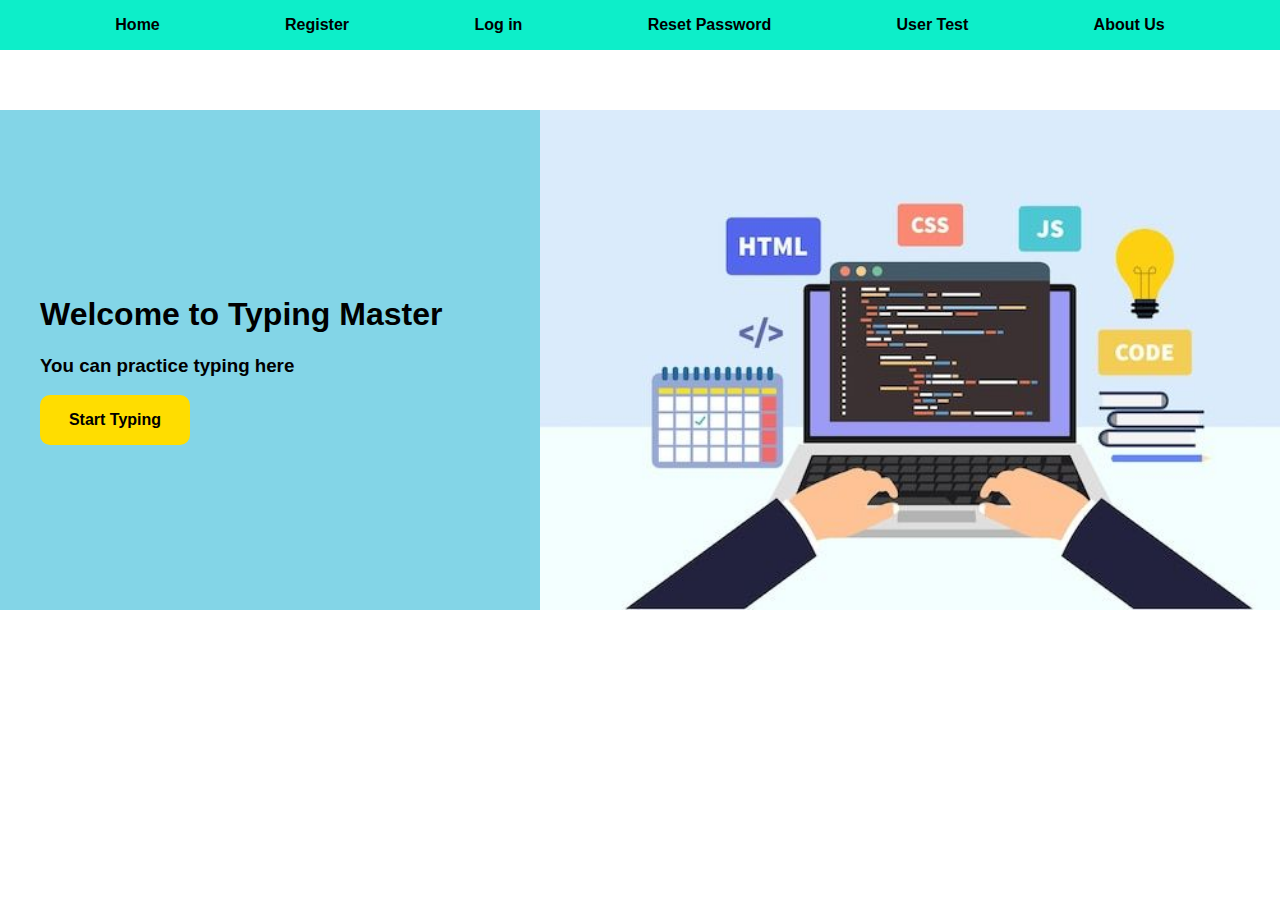
<file: index.html>
<!DOCTYPE html>
<html lang="en">
<head>
    <meta charset="UTF-8">
    <meta name="viewport" content="width=device-width, initial-scale=1.0">
    <title>I3 Typing Master</title>
    <link rel="stylesheet" href="CSS/home.css">
</head>
<body>
    <div class="head">
        <nav>
            <a href="index.html">Home</a></li>
            <a href="register.html">Register</a></li>
            <a href="login.html">Log in</a></li>
            <a href="reset.html">Reset Password</a></li>
            <a href="result.html">User Test</a></li>   <!-- Add user test page-->
            <a href="AboutUs.html">About Us</a></li>
        </nav>
    </div>

    <div class="container">
        <div class="text">
            <h1>Welcome to Typing Master</h1>
            <h3>You can practice typing here</h3>
            <button>Start Typing</button>
        </div>
        <div class="img">
            <img src="Image/image1.jpg" alt="" height="500px">
        </div>
    </div>

</body>
</html>
</file>
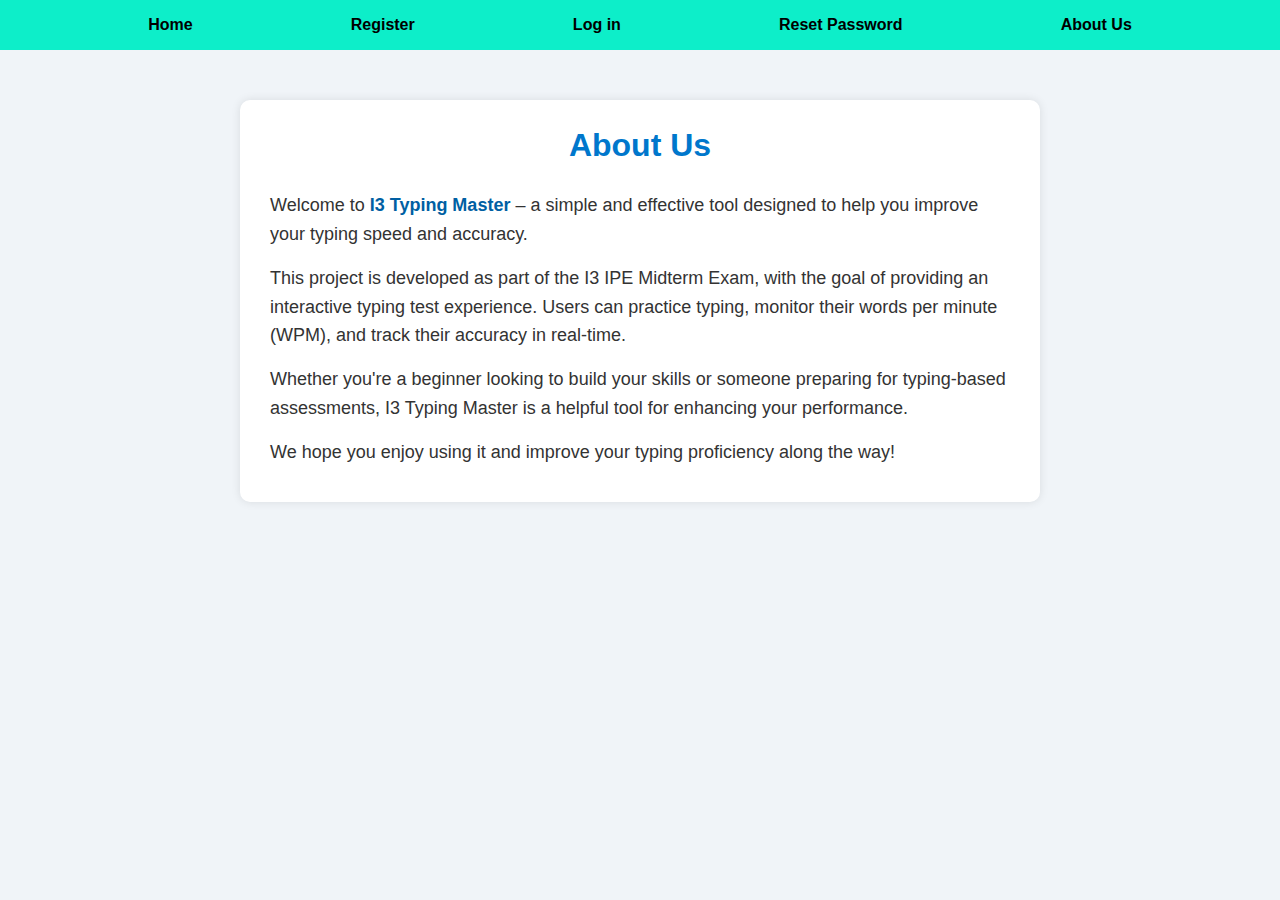
<file: AboutUs.html>
<!DOCTYPE html>
<html lang="en">
<head>
    <meta charset="UTF-8">
    <meta name="viewport" content="width=device-width, initial-scale=1.0">
    <title>About Us - I3 Typing Master</title>
    <link rel="stylesheet" href="CSS/home.css">
    <style>
        /* General reset and font */
        * {
            margin: 0;
            padding: 0;
            box-sizing: border-box;
            font-family: 'Segoe UI', Tahoma, Geneva, Verdana, sans-serif;
        }

        body {
            background: #f0f4f8;
            color: #333;
            line-height: 1.6;
        }

        /* Navigation bar */
        .container {
            background-color: #0077cc;
            padding: 10px 0;
        }

        .nav {
            list-style: none;
            display: flex;
            justify-content: center;
        }

        .nav-item {
            margin: 0 15px;
        }

        .nav-item a {
            color: white;
            text-decoration: none;
            font-weight: bold;
            padding: 8px 15px;
            border-radius: 5px;
            transition: background-color 0.3s;
        }

        .nav-item a:hover {
            background-color: #005fa3;
        }

        /* Page content */
        .content {
            max-width: 800px;
            margin: 50px auto;
            padding: 20px 30px;
            background-color: white;
            box-shadow: 0 0 10px rgba(0, 0, 0, 0.1);
            border-radius: 10px;
        }

        .content h1 {
            color: #0077cc;
            margin-bottom: 20px;
            font-size: 32px;
            text-align: center;
        }

        .content p {
            margin-bottom: 15px;
            font-size: 18px;
        }

        .content strong {
            color: #005fa3;
        }
    </style>
</head>
<body>
    <div class="head">
        <nav>
            <a href="index.html">Home</a></li>
            <a href="register.html">Register</a></li>
            <a href="login.html">Log in</a></li>
            <a href="reset.html">Reset Password</a></li>
            <a href="AboutUs.html">About Us</a></li>
        </nav>
    </div>

    <div class="content">
        <h1>About Us</h1>
        <p>
            Welcome to <strong>I3 Typing Master</strong> – a simple and effective tool designed to help you improve your typing speed and accuracy.
        </p>
        <p>
            This project is developed as part of the I3 IPE Midterm Exam, with the goal of providing an interactive typing test experience.
            Users can practice typing, monitor their words per minute (WPM), and track their accuracy in real-time.
        </p>
        <p>
            Whether you're a beginner looking to build your skills or someone preparing for typing-based assessments, I3 Typing Master is a helpful tool for enhancing your performance.
        </p>
        <p>
            We hope you enjoy using it and improve your typing proficiency along the way!
        </p>
    </div>
</body>
</html>
</file>
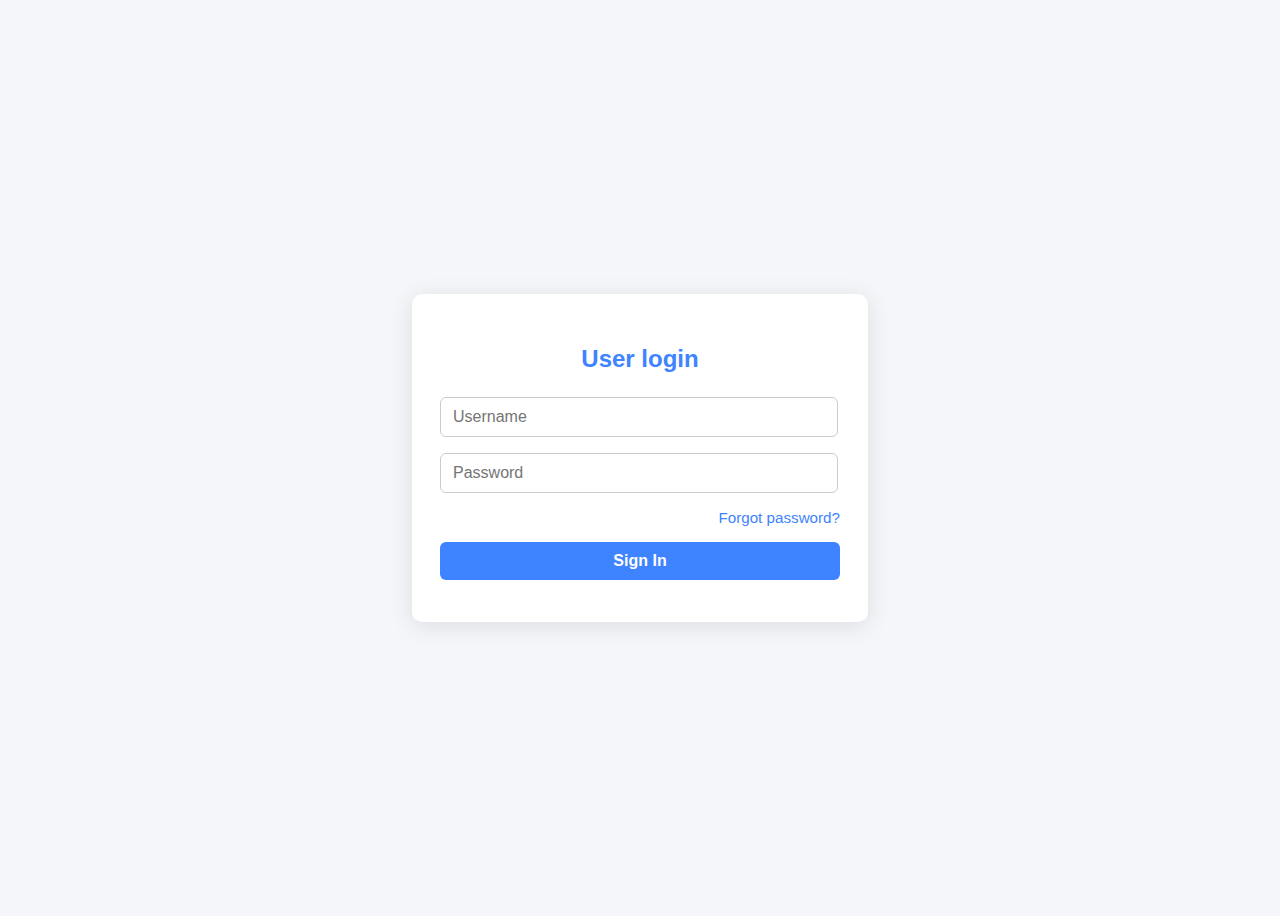
<file: Login.html>
<!DOCTYPE html>
<html lang="en">
<head>
    <meta charset="UTF-8">
    <meta name="viewport" content="width=device-width, initial-scale=1.0">
    <link rel="stylesheet" href="Login.css">
    <title>User Login</title>
</head>
<body>
    <form class="login-box">
        <h2>User login</h2>
        <input type="text" placeholder="Username" required>
        <input type="password" placeholder="Password" required>
        <a href="#" class="forgot-link">Forgot password?</a>
        <button type="submit">Sign In</button>
    </form>
</body>
</html>
</file>
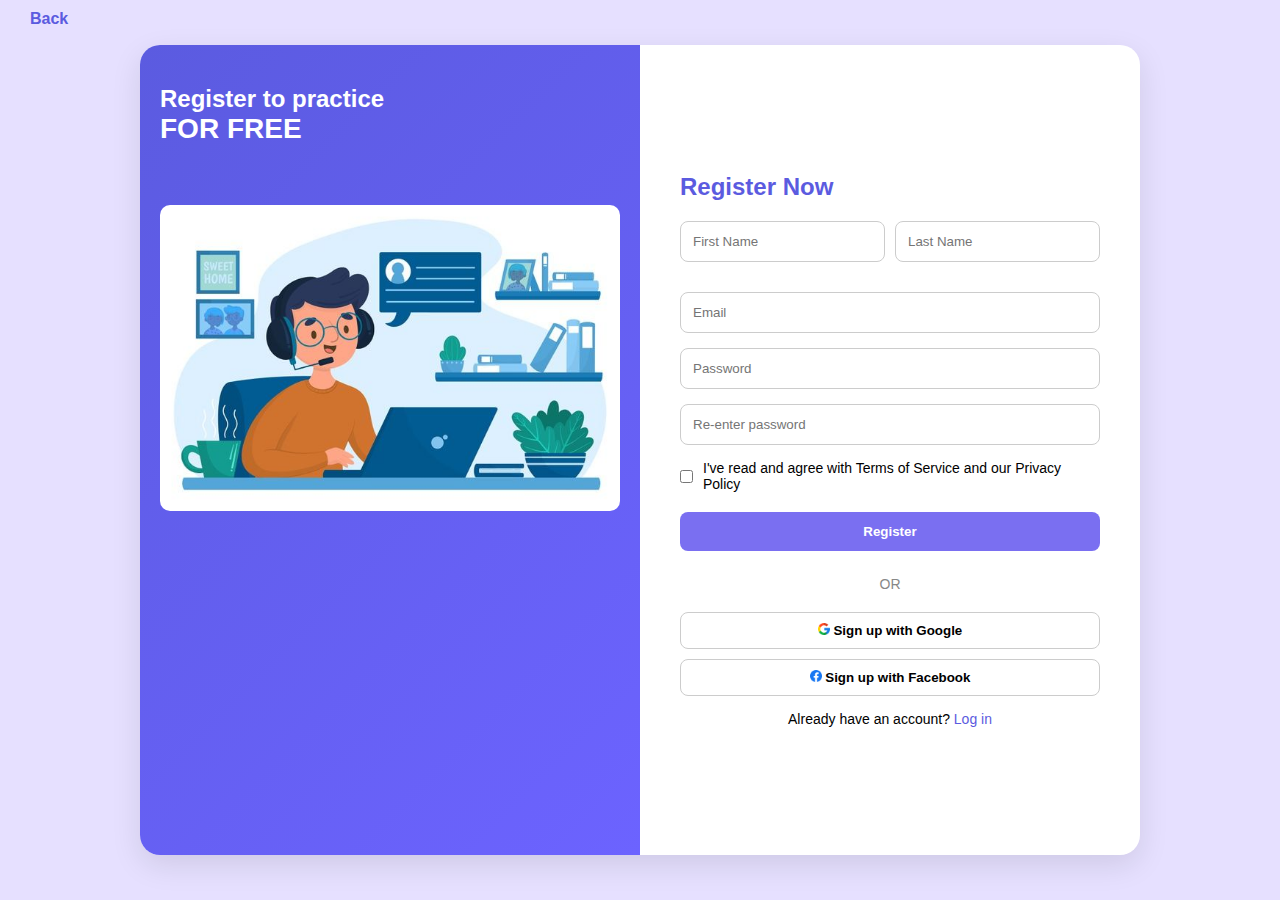
<file: register.html>
<!DOCTYPE html>
<html lang="en">
<head>
    <meta charset="UTF-8" />
    <meta name="viewport" content="width=device-width, initial-scale=1.0"/>
    <title>Register</title>
    <link rel="stylesheet" href="CSS/register.css" />
</head>
<body>
    <a href="#" class="top-left-back" onclick="history.back()">Back</a>
    
    <div class="container">
        <div class="left-panel">
            <h2>Register to practice<br><span>FOR FREE</span></h2>
            <img src="Image/image2.jpg" alt="Girl listening to music">
        </div>

    <div class="right-panel">

        <form class="signup-form">
            <h2>Register Now</h2>

        <div class="name-fields">
            <input type="text" placeholder="First Name" required />
            <input type="text" placeholder="Last Name" required />
        </div>

        <input type="email" placeholder="Email" required />
        <input type="password" placeholder="Password" required />
        <input type="password" placeholder="Re-enter password" required />

        <label class="checkbox">
            <input type="checkbox" required />
            I've read and agree with Terms of Service and our Privacy Policy
        </label>

        <button type="submit" class="signup-btn">Register</button>

        <div class="or-divider">OR</div>

        <div class="social-buttons">
            <span></span><button type="button" class="google-btn"><img src="Image/google.png" alt="google" width="12px" height="12px"> Sign up with Google</button>
            <button type="button" class="facebook-btn"><img src="Image/facebook.png" alt="facebook" width="12px" height="12px"> Sign up with Facebook</button>
        </div>

        <p class="signin-link">Already have an account? <a href="login.html">Log in</a></p>
        </form>
    </div>
    </div>
</body>
</html>
</file>
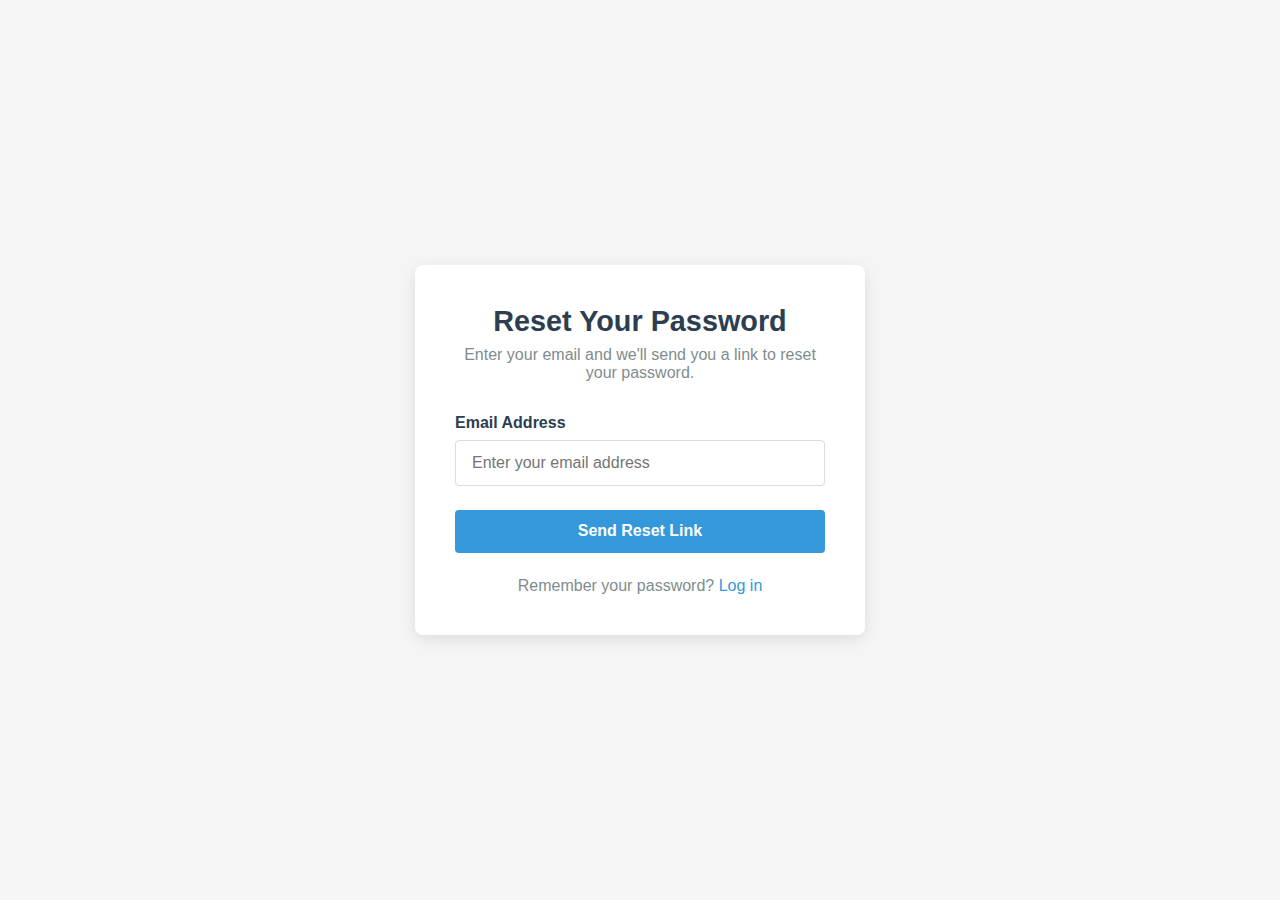
<file: Reset_Password.html>
<!DOCTYPE html>
<html lang="en">
<head>
    <meta charset="UTF-8">
    <meta name="viewport" content="width=device-width, initial-scale=1.0">
    <title>Reset Password</title>
    <style>
        * {
            margin: 0;
            padding: 0;
            box-sizing: border-box;
            font-family: 'Arial', sans-serif;
        }
        
        body {
            background-color: #f5f5f5;
            display: flex;
            justify-content: center;
            align-items: center;
            min-height: 100vh;
        }
        
        .reset-container {
            background: white;
            padding: 2.5rem;
            border-radius: 8px;
            box-shadow: 0 4px 15px rgba(0,0,0,0.1);
            width: 100%;
            max-width: 450px;
        }
        
        .reset-header {
            text-align: center;
            margin-bottom: 2rem;
        }
        
        .reset-header h1 {
            color: #2c3e50;
            margin-bottom: 0.5rem;
            font-size: 1.8rem;
        }
        
        .reset-header p {
            color: #7f8c8d;
        }
        
        .form-group {
            margin-bottom: 1.5rem;
        }
        
        .form-group label {
            display: block;
            margin-bottom: 0.5rem;
            color: #2c3e50;
            font-weight: 600;
        }
        
        .form-group input {
            width: 100%;
            padding: 0.8rem 1rem;
            border: 1px solid #ddd;
            border-radius: 4px;
            font-size: 1rem;
            transition: border 0.3s;
        }
        
        .form-group input:focus {
            border-color: #3498db;
            outline: none;
        }
        
        .btn-reset {
            width: 100%;
            padding: 0.8rem;
            background-color: #3498db;
            color: white;
            border: none;
            border-radius: 4px;
            font-size: 1rem;
            font-weight: 600;
            cursor: pointer;
            transition: background 0.3s;
        }
        
        .btn-reset:hover {
            background-color: #2980b9;
        }
        
        .login-link {
            text-align: center;
            margin-top: 1.5rem;
            color: #7f8c8d;
        }
        
        .login-link a {
            color: #3498db;
            text-decoration: none;
        }
        
        .login-link a:hover {
            text-decoration: underline;
        }
        
        .message {
            padding: 0.8rem;
            margin-bottom: 1.5rem;
            border-radius: 4px;
            text-align: center;
        }
        
        .success {
            background-color: #d4edda;
            color: #155724;
        }
        
        .error {
            background-color: #f8d7da;
            color: #721c24;
        }
    </style>
</head>
<body>
    <div class="reset-container">
        <div class="reset-header">
            <h1>Reset Your Password</h1>
            <p>Enter your email and we'll send you a link to reset your password.</p>
        </div>
        
        <!-- Success message (hidden by default) -->
        <div class="message success" style="display: none;">
            Password reset link has been sent to your email!
        </div>
        
        <!-- Error message (hidden by default) -->
        <div class="message error" style="display: none;">
            Email address not found. Please try again.
        </div>
        
        <form id="resetForm">
            <div class="form-group">
                <label for="email">Email Address</label>
                <input type="email" id="email" name="email" required placeholder="Enter your email address">
            </div>
            
            <button type="submit" class="btn-reset">Send Reset Link</button>
        </form>
        
        <div class="login-link">
            Remember your password? <a href="login.html">Log in</a>
        </div>
    </div>
    
    <script>
        // Simple form submission handling
        document.getElementById('resetForm').addEventListener('submit', function(e) {
            e.preventDefault();
            
            // In a real application, you would send this to your server
            const email = document.getElementById('email').value;
            console.log('Reset requested for:', email);
            
            // Show success message (in a real app, this would depend on server response)
            document.querySelector('.message.success').style.display = 'block';
            document.querySelector('.message.error').style.display = 'none';
            
            // Reset form
            this.reset();
        });
    </script>
</body>
</html>
</file>
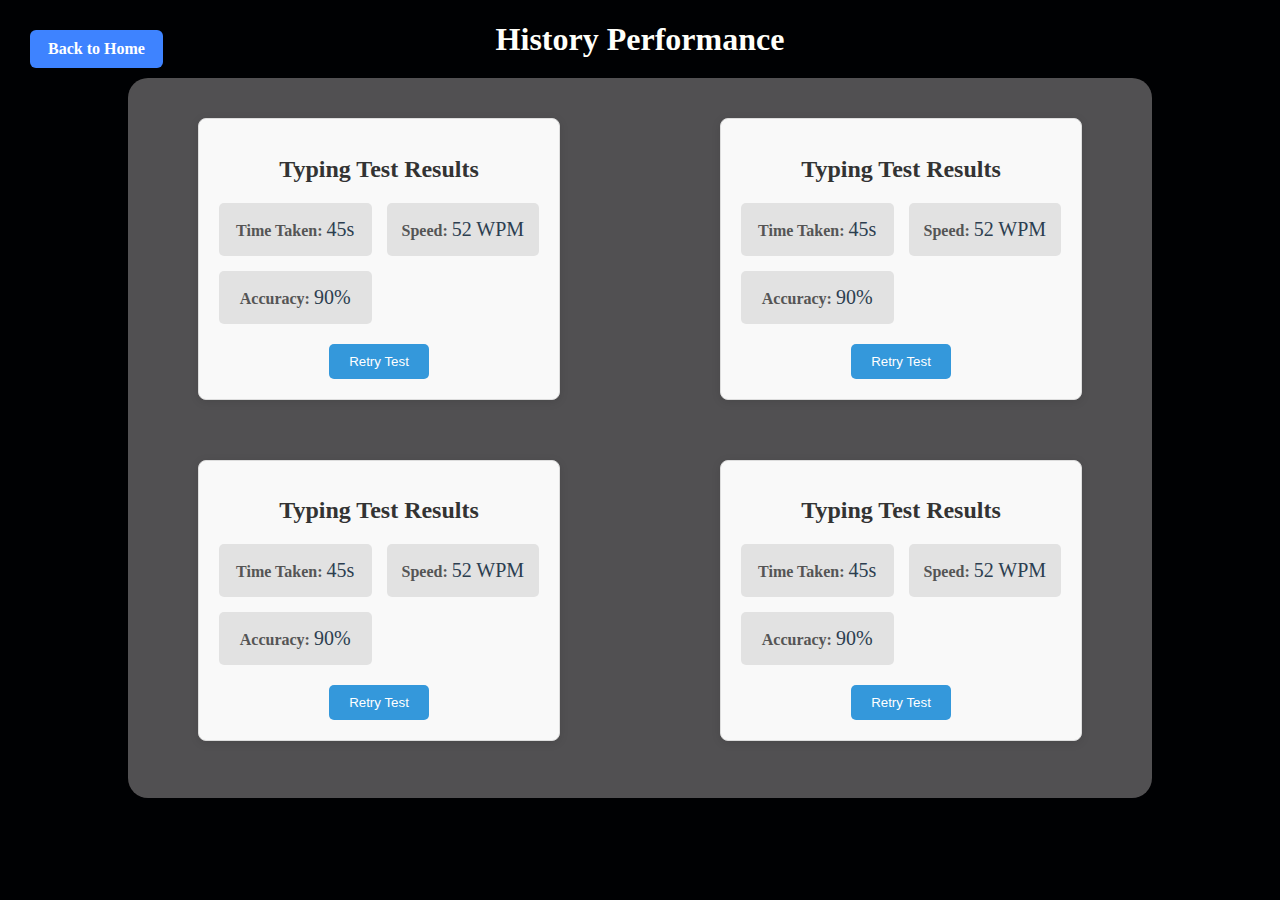
<file: result.html>
<!DOCTYPE html>
<html lang="en">
<head>
    <meta charset="UTF-8">
    <meta name="viewport" content="width=device-width, initial-scale=1.0">
    <title>Document</title>
    <link rel="stylesheet" href="CSS/result.css">
</head>
<body>
    <div class="container">
        <div class="title">
            <a href="index.html" class="back-btn">Back to Home</a>
            <h1>History Performance</h1>
        </div>
        <div class="display">
            <div class="typing-result">
                <h1>Typing Test Results</h1>
                <div class="result-container">
                    <div class="result-item">
                        <span class="label">Time Taken:</span>
                        <span class="value">45s</span>
                    </div>
                    <div class="result-item">
                        <span class="label">Speed:</span>
                        <span class="value">52 WPM</span>
                    </div>
                    <div class="result-item">
                        <span class="label">Accuracy:</span>
                        <span class="value">90%</span>
                    </div>
                </div>
                <button class="retry-button">Retry Test</button>
            </div> 

            <div class="typing-result">
                <h1>Typing Test Results</h1>
                <div class="result-container">
                    <div class="result-item">
                        <span class="label">Time Taken:</span>
                        <span class="value">45s</span>
                    </div>
                    <div class="result-item">
                        <span class="label">Speed:</span>
                        <span class="value">52 WPM</span>
                    </div>
                    <div class="result-item">
                        <span class="label">Accuracy:</span>
                        <span class="value">90%</span>
                    </div>
                </div>
                <button class="retry-button">Retry Test</button>
            </div> 
            <div class="typing-result">
                <h1>Typing Test Results</h1>
                <div class="result-container">
                    <div class="result-item">
                        <span class="label">Time Taken:</span>
                        <span class="value">45s</span>
                    </div>
                    <div class="result-item">
                        <span class="label">Speed:</span>
                        <span class="value">52 WPM</span>
                    </div>
                    <div class="result-item">
                        <span class="label">Accuracy:</span>
                        <span class="value">90%</span>
                    </div>
                </div>
                <button class="retry-button">Retry Test</button>
            </div> 
            <div class="typing-result">
                <h1>Typing Test Results</h1>
                <div class="result-container">
                    <div class="result-item">
                        <span class="label">Time Taken:</span>
                        <span class="value">45s</span>
                    </div>
                    <div class="result-item">
                        <span class="label">Speed:</span>
                        <span class="value">52 WPM</span>
                    </div>
                    <div class="result-item">
                        <span class="label">Accuracy:</span>
                        <span class="value">90%</span>
                    </div>
                </div>
                <button class="retry-button">Retry Test</button>
            </div> 
        </div>
    </div>
</body>
</html>
</file>
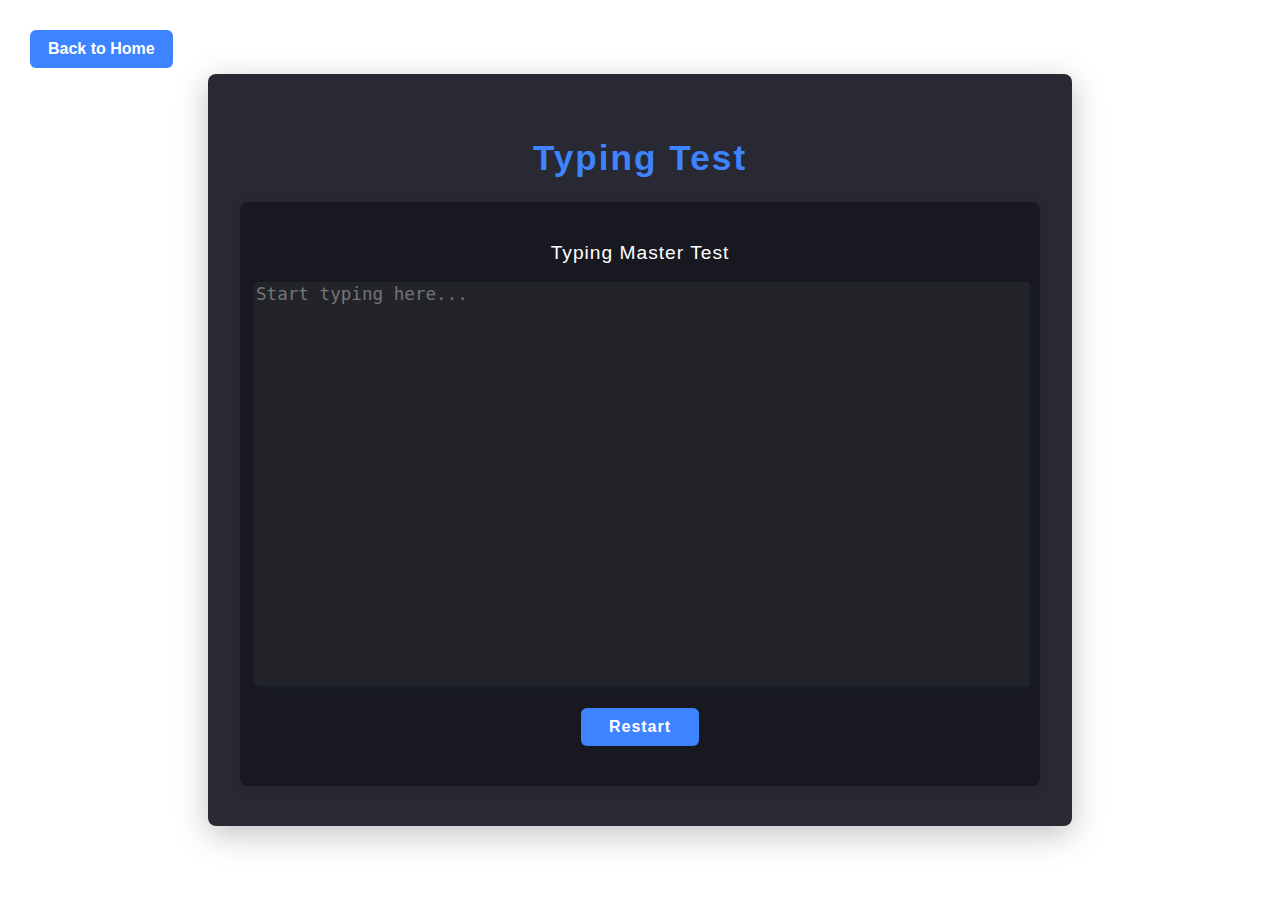
<file: TypingPage.html>
<!DOCTYPE html>
<html lang="en">
  <head>
    <meta charset="UTF-8" />
    <meta name="viewport" content="width=device-width, initial-scale=1.0" />
    <title>Typing Test</title>
  </head>
  <body>
    <style>
      body {
        min-height: 100vh;
        margin: 0;
        font-family: "Segoe UI", Tahoma, Geneva, Verdana, sans-serif;
        color: #fff;
        display: flex;
        align-items: center;
        justify-content: center;
      }
      .typing-container {
        background: rgba(30, 30, 40, 0.95);
        padding: 40px 32px;
        border-radius: 8px;
        box-shadow: 0 8px 32px rgba(0, 0, 0, 0.25);
        max-width: 800px;
        width: 100%;
        text-align: center;
      }

      h1 {
        margin-bottom: 24px;
        font-size: 2.2rem;
        letter-spacing: 2px;
        color: #3e83ff;
      }

      .test-box {
        background: #181920;
        border-radius: 8px;
        padding: 40px 14px;
        box-shadow: 0 2px 12px rgba(0, 0, 0, 0.12);
      }

      .test-text {
        font-size: 1.2rem;
        margin-bottom: 18px;
        color: #fff;
        letter-spacing: 1px;
        user-select: none;
      }

      .typing-input {
        width: 100%;
        height: 400px;
        border-radius: 4px;
        border: none;
        font-size: 1.1rem;
        margin-bottom: 18px;
        background: #23242a;
        color: #fff;
        outline: none;
        resize: none;
        box-shadow: 0 1px 4px rgba(62, 131, 255, 0.08);
        transition: background 0.2s;
      }
      .typing-input:focus {
        background: #222b3a;
      }
      .btn {
        background: #3e83ff;
        color: #fff;
        border: none;
        padding: 10px 28px;
        border-radius: 6px;
        font-size: 1rem;
        cursor: pointer;
        transition: background 0.2s;
        font-weight: 600;
        letter-spacing: 1px;
      }
      .btn:hover {
        background: #265bb7;
      }

      .back-btn {
        position: absolute;
        top: 30px;
        left: 30px;
        background: #3e83ff;
        color: #fff;
        padding: 10px 18px;
        border-radius: 6px;
        text-decoration: none;
        font-weight: 600;
        font-size: 1rem;
        transition: background 0.2s;
        z-index: 10;
      }
      .back-btn:hover {
        background: #265bb7;
      }
      .typing-container {
        position: relative;
      }
    </style>
    <a href="FirstPage.html" class="back-btn">Back to Home</a>
    <div class="typing-container">
      <h1>Typing Test</h1>
      <div class="test-box">
        <div class="test-text" id="testText">Typing Master Test</div>
        <textarea
          id="userInput"
          class="typing-input"
          placeholder="Start typing here..."
          rows="3"
        ></textarea>
        <button class="btn" id="restartBtn">Restart</button>
      </div>
    </div>
    <script>
      const restartBtn = document.getElementById("restartBtn");
      function resetTest() {
        userInput.value = "";
        clearInterval(interval);
      }
      restartBtn.addEventListener("click", resetTest);
    </script>
  </body>
</html>
</file>
<file: CSS/home.css>
body {
    font-family: Arial, Helvetica, sans-serif;
    margin: 0;
}

.head > nav {
    display: flex;
    justify-content: space-evenly;
    gap: 10px;
    background-color: #0deec9;
    width: 100%;
    height: 50px;
    align-items: center;
}

.head > nav > a {
    text-decoration: none;
    color: black;
    font-weight: bold;
}

.container {
    width: 100%;
    height: 500px;
    margin-top: 60px;
    display: flex;
    background-color: rgba(125, 211, 230, 0.956);
    padding: 40px;
    box-sizing: border-box;
    justify-content: space-between;
    align-items: center;
}

.left {
    width: 40%;
    display: flex;
    flex-direction: column;
    justify-content: center;
    gap: 20px;
}

.left h1 {
    font-size: 2rem;
    margin: 0;
}

.left p {
    font-size: 1.2rem;
    margin: 0;
}

button {
    border-radius: 10px;
    width: 150px;
    height: 50px;
    font-size: medium;
    font-weight: bold;
    background-color: rgb(255, 221, 0);
    cursor: pointer;
    border: none;
}

.img {
    width: 50%;
    display: flex;
    justify-content: center;
    align-items: center;
}
</file>
<file: Login.css>
body {
            background: #f5f6fa;
            display: flex;
            align-items: center;
            justify-content: center;
            min-height: 100vh;
            font-family: Arial, sans-serif;
        }
        .login-box {
            background: #fff;
            padding: 32px 28px;
            border-radius: 10px;
            box-shadow: 0 4px 24px rgba(0, 0, 0, 0.1);
            width: 100%;
            max-width: 400px;
        }
        .login-box h2 {
            text-align: center;
            margin-bottom: 24px;
            color: #3e83ff;
        }
        .login-box input[type="text"],
        .login-box input[type="password"] {
            width: 93%;
            padding: 10px 12px;
            margin-bottom: 16px;
            border: 1px solid #ccc;
            border-radius: 6px;
            font-size: 1rem;
        }
        .login-box button {
            width: 100%;
            padding: 10px 0;
            background: #3e83ff;
            color: #fff;
            border: none;
            border-radius: 6px;
            font-size: 1rem;
            font-weight: bold;
            cursor: pointer;
            margin-bottom: 10px;
            margin-top: 8px;
            transition: background 0.2s;
        }
        .login-box button:hover {
            background: #265bb7;
        }
        .forgot-link {
            display: block;
            text-align: right;
            color: #3e83ff;
            text-decoration: none;
            font-size: 0.95rem;
            margin-bottom: 8px;
        }
        .forgot-link:hover {
            text-decoration: underline;
        }
</file>
<file: CSS/register.css>
* {
  box-sizing: border-box;
  margin: 0;
  padding: 0;
  font-family: 'Segoe UI', sans-serif;
}

body {
  background-color: #e6e0ff;
  display: flex;
  justify-content: center;
  align-items: center;
  height: 100vh;
}

.container {
  display: flex;
  width: 90%;
  max-width: 1000px;
  height: 90vh;
  background-color: white;
  border-radius: 20px;
  overflow: hidden;
  box-shadow: 0 10px 30px rgba(0, 0, 0, 0.1);
}

.left-panel {
  width: 50%;
  background: linear-gradient(135deg, #5b5be0, #6c63ff);
  color: white;
  padding: 40px 20px;
  position: relative;
}

.left-panel h2 {
  font-size: 24px;
  margin-bottom: 20px;
}

.left-panel h2 span {
  font-weight: bold;
  font-size: 28px;
}

.left-panel img {
  width: 100%;
  height: auto;
  margin-top: 40px;
  border-radius: 10px;
  object-fit: cover;
}

.right-panel {
  width: 50%;
  padding: 40px;
  display: flex;
  justify-content: center;
  align-items: center;
}

.signup-form {
  width: 100%;
}

.signup-form h2 {
  color: #5b5be0;
  margin-bottom: 20px;
}

.name-fields {
  display: flex;
  gap: 10px;
  margin-bottom: 15px;
}

.name-fields input {
  flex: 1;
}

.signup-form input[type="text"],
.signup-form input[type="email"],
.signup-form input[type="password"] {
  width: 100%;
  padding: 12px;
  margin-bottom: 15px;
  border: 1px solid #ccc;
  border-radius: 8px;
}

.checkbox {
  font-size: 14px;
  display: flex;
  align-items: center;
  margin-bottom: 20px;
}

.checkbox input {
  margin-right: 10px;
}

.signup-btn {
  width: 100%;
  background-color: #7a6ff1;
  color: white;
  padding: 12px;
  border: none;
  border-radius: 8px;
  font-weight: bold;
  cursor: pointer;
  margin-bottom: 15px;
}

.or-divider {
  text-align: center;
  margin: 10px 0;
  font-size: 14px;
  color: #888;
}

.social-buttons {
  display: flex;
  flex-direction: column;
  gap: 10px;
  margin-bottom: 15px;
}

.google-btn,
.facebook-btn {
  padding: 10px;
  border: 1px solid #ccc;
  border-radius: 8px;
  background: white;
  cursor: pointer;
  font-weight: bold;
}

.signin-link {
  font-size: 14px;
  text-align: center;
}

.signin-link a {
  color: #5b5be0;
  text-decoration: none;
}
.top-left-back {
  position: absolute;
  top: 10px;
  left: 30px;
  font-size: 16px;
  color: #5b5be0;
  text-decoration: none;
  font-weight: bold;
  z-index: 1000;
  transition: color 0.2s ease;
}

.top-left-back:hover {
  color: #372ee0;
  text-decoration: underline;
}
</file>
<file: CSS/result.css>
body{
    padding: 0;
    margin: 0;
    background-color: #000103;
}

.container{
    display: flex;
    flex-direction: column;
    justify-content: center;
    align-items: center;
    width: 100%;

}
.title h1{
    color: #FFFFFA;
    font-size: 32px;
}
.display{
    padding-top: 20px;
    display: grid;
    grid: repeat(3, 1fr) / repeat(2, 1fr);
    gap: 20px;
    background-color: #515052;
    border-radius: 20px;
    width: 80%;
    height: 700px;
}
.typing-result {
    max-width: 600px;
    margin: 20px auto;
    padding: 20px;
    background-color: #f9f9f9;
    border: 1px solid #ddd;
    border-radius: 8px;
    box-shadow: 0 2px 10px rgba(0, 0, 0, 0.1);
    text-align: center;
}

h1 {
    font-size: 24px;
    color: #333;
    margin-bottom: 20px;
}

.result-container {
    display: grid;
    grid-template-columns: 1fr 1fr;
    gap: 15px;
    margin-bottom: 20px;
}

.result-item {
    background-color: #e2e2e2;
    padding: 15px;
    border-radius: 5px;
}

.label {
    font-weight: bold;
    color: #555;
}

.value {
    font-size: 20px;
    color: #2c3e50;
}

.retry-button {
    padding: 10px 20px;
    background-color: #3498db;
    color: white;
    border: none;
    border-radius: 5px;
    cursor: pointer;
    transition: background-color 0.3s;
}

.retry-button:hover {
    background-color: #2980b9;
}

.back-btn {
    position: absolute;
    top: 30px;
    left: 30px;
    background: #3e83ff;
    color: #fff;
    padding: 10px 18px;
    border-radius: 6px;
    text-decoration: none;
    font-weight: 600;
    font-size: 1rem;
    transition: background 0.2s;
    z-index: 10;
}
</file>
